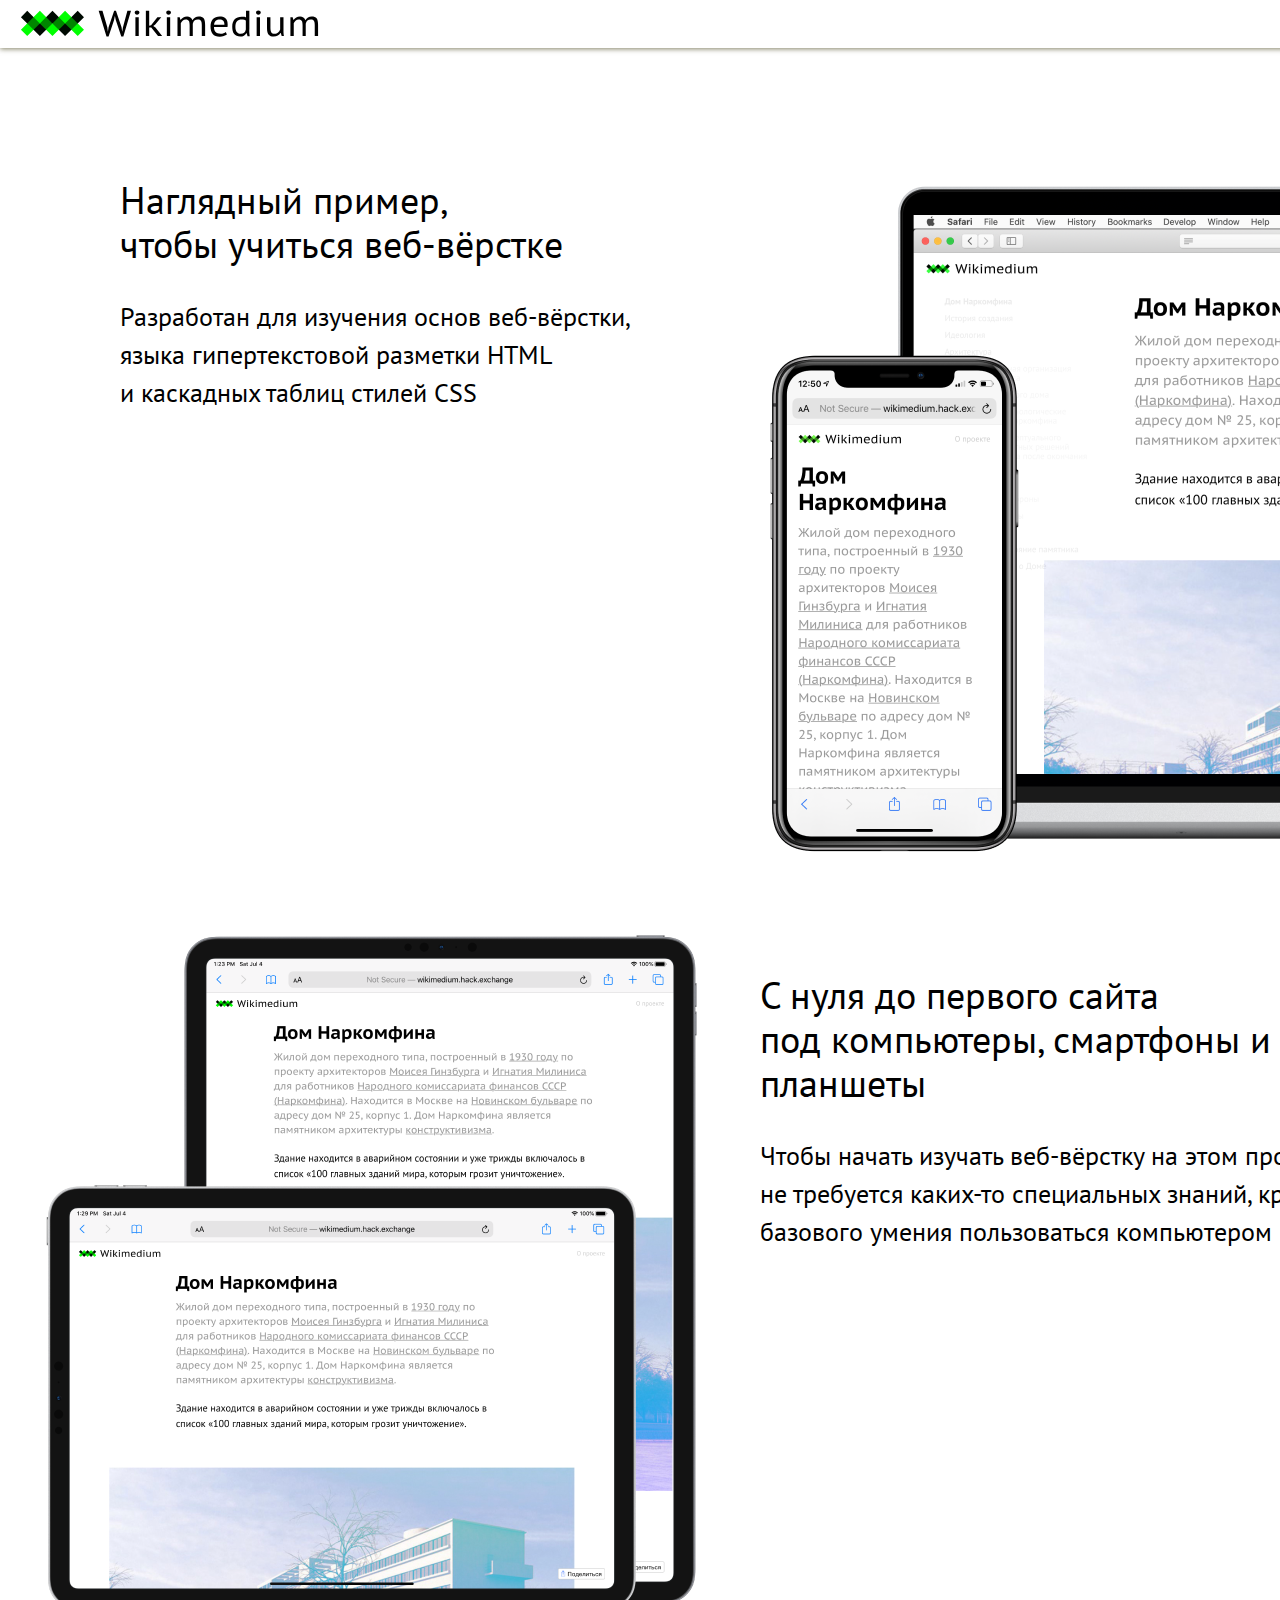
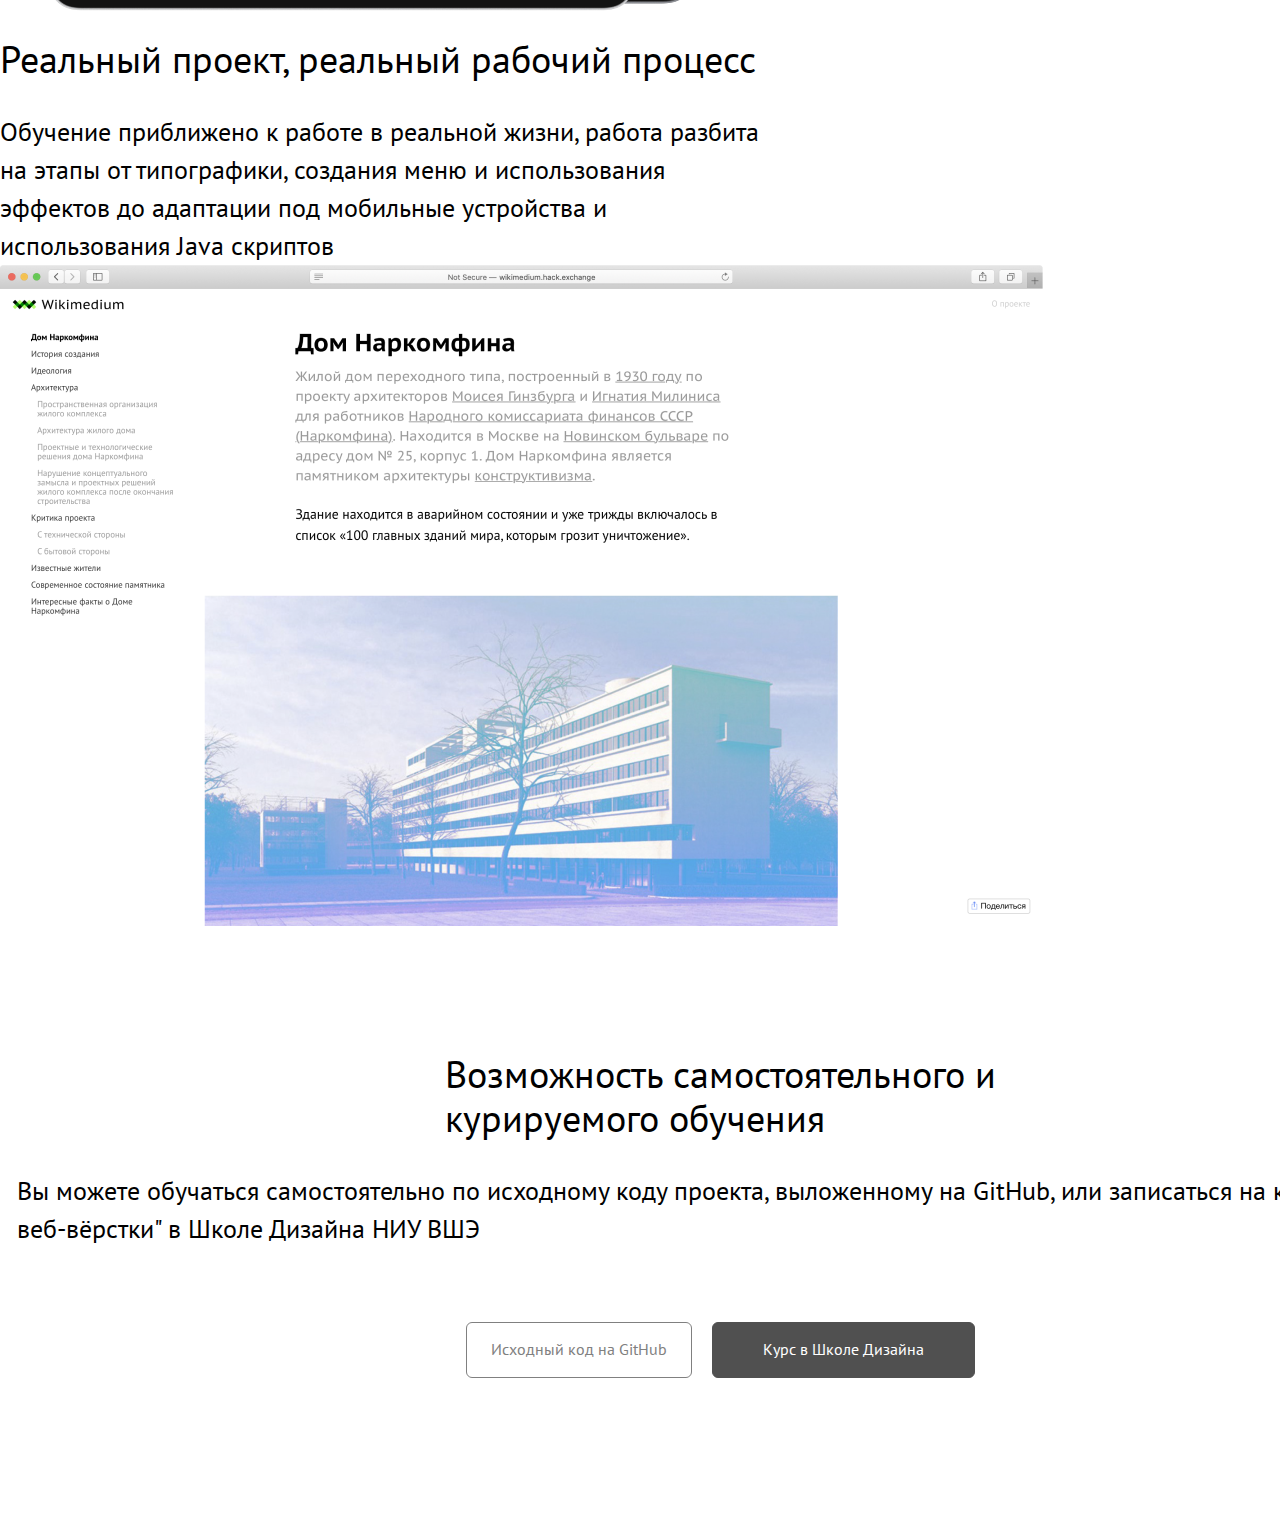
<file: about.html>
<!DOCTYPE html>
<html lang="en">
  <head>
    <meta charset="UTF-8" />
    <meta name="viewport" content="width=device-width, initial-scale=1.0" />
    <title>О проекте</title>
    <link rel="stylesheet" href="stylesheets/style.css" />
    <link rel="icon" type="image/x-icon" href="images/favicon.ico" />
    <link rel="icon" type="image/png" href="images/favicon.png" />
  </head>
  <body class="about">
    <!-- меню / menubar  -->
    <nav class="menubar">
      <a href="index.html">
        <img src="images/logo.svg" alt="" />
      </a>
      <a href="about.html">О проекте</a>
    </nav>
    <!-- первая секция -->
    <section class="first-section">
      <div>
        <h1>Наглядный пример, <br />чтобы учиться веб-вёрстке</h1>
        <p>
          Разработан для изучения основ веб-вёрстки, языка гипертекстовой
          разметки HTML <br />и каскадных таблиц стилей CSS
        </p>
      </div>
      <div><img src="images/about1.png" alt="" /></div>
    </section>
    <section class="second-section">
      <div>
        <img
          src="images/about2.png"
          alt="мокап проекта Дом Наркомфина на планшетах"
        />
      </div>
      <div>
        <h1>
          С нуля до первого сайта <br />под компьютеры, смартфоны и планшеты
        </h1>
        <p>
          Чтобы начать изучать веб-вёрстку на этом проекте, не требуется
          каких-то специальных знаний, кроме базового умения пользоваться
          компьютером
        </p>
      </div>
    </section>
    <section class="fird-section">
      <div>
        <h1>Реальный проект, реальный рабочий процесс</h1>
        <p>
          Обучение приближено к работе в реальной жизни, работа разбита на этапы
          от типографики, создания меню и использования эффектов до адаптации
          под мобильные устройства и использования Java скриптов
        </p>
      </div>
    </section>

    <div>
      <img src="images/about3.png" alt="проект Дом Наркомфина в браузере" />
    </div>
    <section class="fourth-section">
      <h1>Возможность самостоятельного и <br />курируемого обучения</h1>
      <p>
        Вы можете обучаться самостоятельно по исходному коду проекта,
        выложенному на GitHub, или записаться на курс "Основы <br />
        веб-вёрстки" в Школе Дизайна НИУ ВШЭ
      </p>
      <div>
        <a href="">Исходный код на GitHub</a>
        <a href="" class="black-button">Курс в Школе Дизайна</a>
      </div>
    </section>
  </body>
</html>
</file>
<file: stylesheets/style.css>
@import "reset.css";
@import url("https://fonts.googleapis.com/css?family=PT+Sans+Caption:400,700|PT+Sans:400,400i,700,700i&amp;subset=cyrillic");
@import "layout.css";
@import "content.css";
@import "sidebar.css";
@import "menubar.css";
@import "about.css";
</file>
